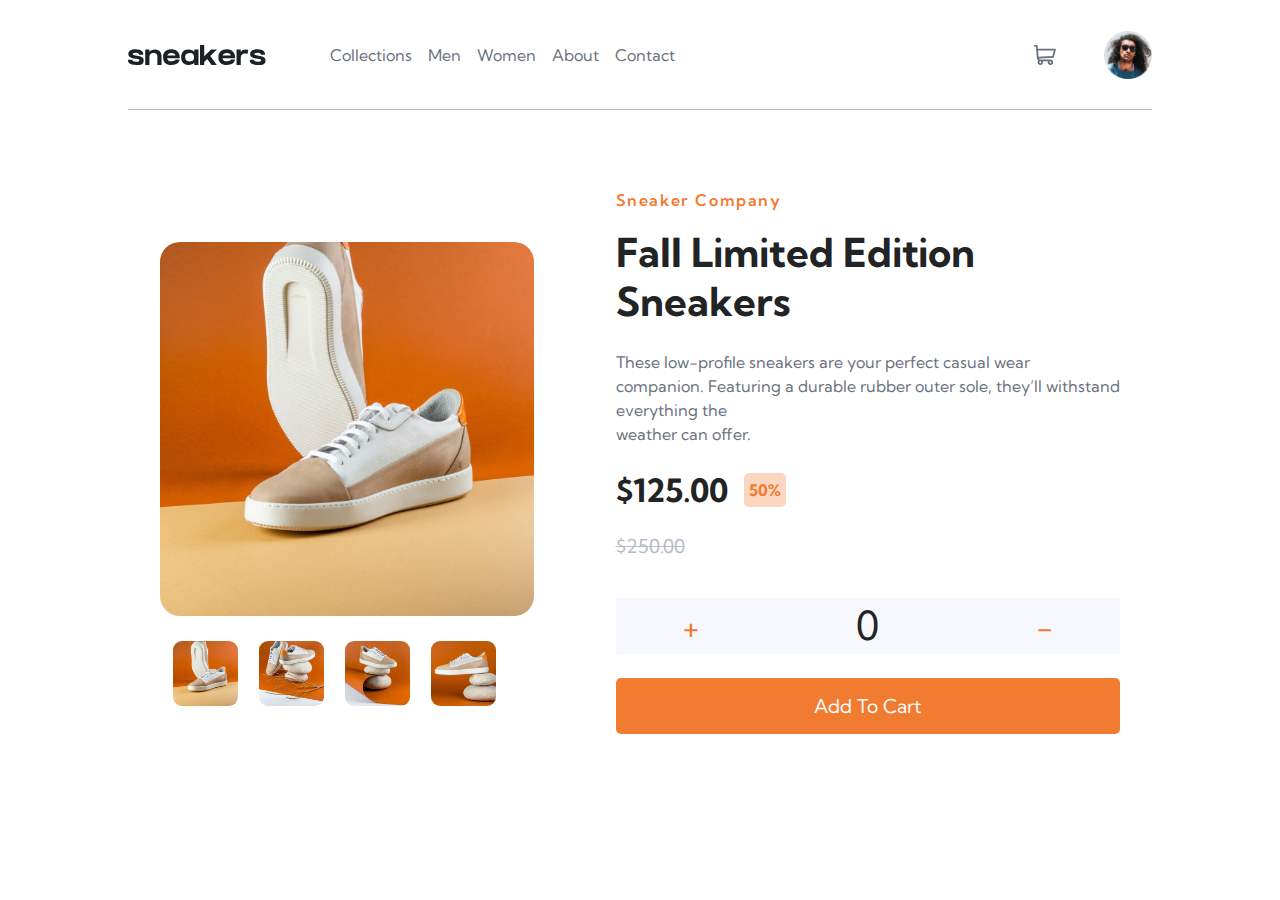
<file: index.html>
<!DOCTYPE html>
<html lang="en">
<head>
  <meta charset="UTF-8">
  <meta name="viewport" content="width=device-width, initial-scale=1.0"> <!-- displays site properly based on user's device -->

  <link rel="icon" type="image/png" sizes="32x32" href="./images/favicon-32x32.png">
  <link rel="stylesheet" href="https://use.fontawesome.com/releases/v5.15.0/css/all.css" integrity="sha384-OLYO0LymqQ+uHXELyx93kblK5YIS3B2ZfLGBmsJaUyor7CpMTBsahDHByqSuWW+q" crossorigin="anonymous">
  <link href="https://fonts.googleapis.com/css2?family=Kumbh+Sans:wght@400;700&display=swap" rel="stylesheet">
  <link rel="stylesheet" href="styles.css">
  <title>E-commerce product page</title> 
</head>
<body>
  <header>
    <nav>
      <div class="left-nav">
        <div class="menu-logo">
          <i class="fas fa-bars" id="menuBar"></i>
          <img src="images/logo.svg" alt="" class="logo">
        </div>
        
        <div class="nav-links" id="navLinks">
          <i class="fas fa-times" id="closeMenu"></i>
          <ul>
            <li><a href="#">Collections</a></li>
            <li><a href="#">Men</a></li>
            <li><a href="#">Women</a></li>
            <li><a href="#">About</a></li>
            <li><a href="#">Contact</a></li>
          </ul>
        </div>
      </div>
     
      <div class="icons">
        <img src="images/icon-cart.svg" alt="" id="cart" class="cart">
        <img src="images/image-avatar.png" alt="" class="user-icon">

        <div class="cart-content" id="cartContent">
          <div class="cart-top">
            <p>Cart</p>
            <i class="fas fa-times close-cart" id="closeCart"></i>
          </div>
          <div class="cart-middle">
            <img src="images/image-product-1-thumbnail.jpg" alt="" class="cart-img">
            <div class="middle-text">
              <p>Autumn Limited Edition...</p>
              <p>$125.00 &#215; </p>
            </div>
            <img src="images/icon-delete.svg" alt="" class="cart-delete">
          </div>

          <button class="cart-btn" id="cartBtn">Checkout</button>
        </div>
      </div> 
     
      </nav>

      <div class="content">
              <!-- modal -->
        <div class="modal-container" id="modalContainer"> 
          <div class="modal" id="modal">
            <i class="fas fa-times close-btn" id="closeModal"></i>
            <img src="images/image-product-1.jpg" alt="" id="modalImg" class="modal-img">
          </div>
          <div class="thumbnails" id="thumbnailsM">
            <img src="images/image-product-1.jpg" id= "thumb1M" alt="">
            <img src="images/image-product-2.jpg" id= "thumb2M" alt="">
            <img src="images/image-product-3.jpg" id= "thumb3M" alt="">
            <img src="images/image-product-4.jpg" id= "thumb4M" alt="">
          </div>
        </div>
        <div class="content-left">
          <img src="images/image-product-1.jpg" alt="" id="mainImgMobile" class= "main-img">
          <div class="thumbnails" id="thumbnails">
            <img src="images/image-product-1.jpg" id= "thumb1" alt="">
            <img src="images/image-product-2.jpg" id= "thumb2" alt="">
            <img src="images/image-product-3.jpg" id= "thumb3" alt="">
            <img src="images/image-product-4.jpg" id= "thumb4" alt="">
          </div>
          <div class="prev-btn" id="btnPrev" >
              <img src="images/icon-previous.svg" alt="" class="prev" id="prev">
          </div>
          <div class="next-btn" id="btnNext" >
              <img src="images/icon-next.svg" alt="" class="next" id="next">
          </div>
        </div>
        
        <div class="content-text">             
          <p class="content-title">Sneaker Company</p>
          <h1>Fall Limited Edition <br> Sneakers</h1>
          <p>These low-profile sneakers are your perfect casual wear companion. Featuring a 
            durable rubber outer sole, they’ll withstand everything the <br>weather can offer.
          </p>
          <div class="percent">
            <div class="percent-left">
              <h1>$125.00</h1>
              <p>50%</p>  
            </div>

            <p class="line-through">$250.00</p>

          </div>
          
          <div class="buttons">
            <div class="plus-minus">
              <p class = "plus">+</p>
              <p class= "number">0</p>
              <p class="minus">-</p>
            </div>
            <button class= "btn">Add To Cart</button>
          </div> 
        </div>
      </div>
        
</header>



  
  
  

  

  <script src="app.js"></script>
</body>
</html>
</file>
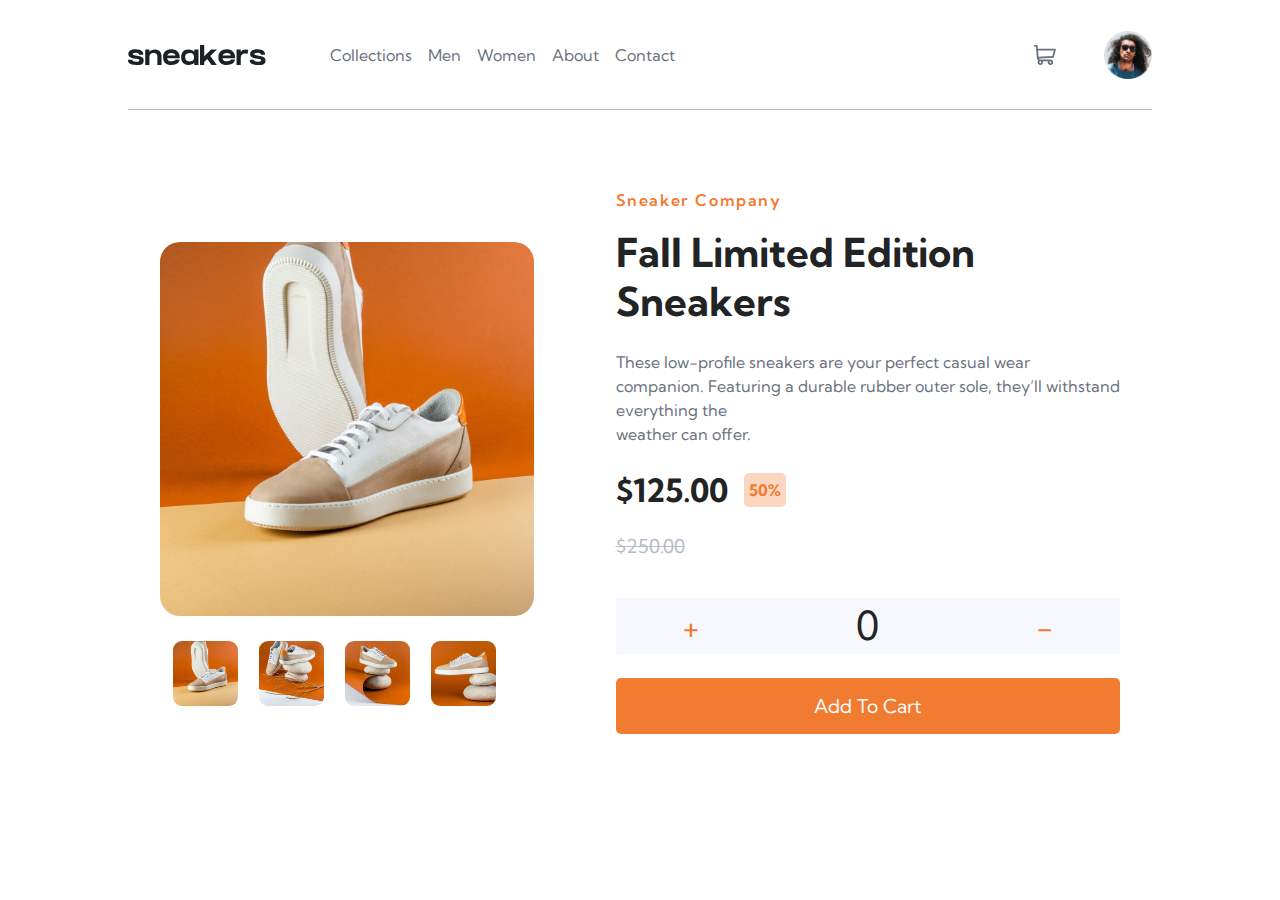
<file: test/index.html>
<!DOCTYPE html>
<html lang="en">
<head>
    <meta charset="UTF-8">
    <meta http-equiv="X-UA-Compatible" content="IE=edge">
    <meta name="viewport" content="width=device-width, initial-scale=1.0">
    <link rel="stylesheet" href="https://use.fontawesome.com/releases/v5.15.0/css/all.css" integrity="sha384-OLYO0LymqQ+uHXELyx93kblK5YIS3B2ZfLGBmsJaUyor7CpMTBsahDHByqSuWW+q" crossorigin="anonymous">
    <link href="https://fonts.googleapis.com/css2?family=Kumbh+Sans:wght@400;700&display=swap" rel="stylesheet">
    <link rel="stylesheet" href="test.css">
    <title>Test Project</title>
</head>
<body>
    <header>
        <nav>
          <div class="left-nav">
            <div class="menu-logo">
              <i class="fas fa-bars" id="menuBar"></i>
              <img src="images/logo.svg" alt="" class="logo">
            </div>
            
            <div class="nav-links" id="navLinks">
              <i class="fas fa-times" id="closeMenu"></i>
              <ul>
                <li><a href="#">Collections</a></li>
                <li><a href="#">Men</a></li>
                <li><a href="#">Women</a></li>
                <li><a href="#">About</a></li>
                <li><a href="#">Contact</a></li>
              </ul>
            </div>
          </div>
         
          <div class="icons">
            <img src="images/icon-cart.svg" alt="" id="cart" class="cart">
            <img src="images/image-avatar.png" alt="" class="user-icon">
          </div> 
         
          </nav>

          <div class="content">
                  <!-- modal -->
            <div class="modal-container" id="modalContainer"> 
              <div class="modal" id="modal">
                <i class="fas fa-times close-btn" id="closeModal"></i>
                <img src="images/image-product-1.jpg" alt="" id="modalImg" class="modal-img">
              </div>
              <div class="thumbnails" id="thumbnailsM">
                <img src="images/image-product-1.jpg" id= "thumb1M" alt="">
                <img src="images/image-product-2.jpg" id= "thumb2M" alt="">
                <img src="images/image-product-3.jpg" id= "thumb3M" alt="">
                <img src="images/image-product-4.jpg" id= "thumb4M" alt="">
              </div>
            </div>
            <div class="content-left">
              <img src="images/image-product-1.jpg" alt="" id="mainImgMobile" class= "main-img">
              <div class="thumbnails" id="thumbnails">
                <img src="images/image-product-1.jpg" id= "thumb1" alt="">
                <img src="images/image-product-2.jpg" id= "thumb2" alt="">
                <img src="images/image-product-3.jpg" id= "thumb3" alt="">
                <img src="images/image-product-4.jpg" id= "thumb4" alt="">
              </div>
              <div class="prev-btn" id="btnPrev" >
                  <img src="images/icon-previous.svg" alt="" class="prev" id="prev">
              </div>
              <div class="next-btn" id="btnNext" >
                  <img src="images/icon-next.svg" alt="" class="next" id="next">
              </div>
            </div>
            
            <div class="content-text">             
              <p class="content-title">Sneaker Company</p>
              <h1>Fall Limited Edition <br> Sneakers</h1>
              <p>These low-profile sneakers are your perfect casual wear companion. Featuring a 
                durable rubber outer sole, they’ll withstand everything the <br>weather can offer.
              </p>
              <div class="percent">
                <div class="percent-left">
                  <h1>$125.00</h1>
                  <p>50%</p>  
                </div>

                <p class="line-through">$250.00</p>

              </div>
              
              <div class="buttons">
                <div class="plus-minus">
                  <p class = "plus">+</p>
                  <p class= "number">0</p>
                  <p class="minus">-</p>
                </div>
                <button class= "btn">Add To Cart</button>
              </div> 
            </div>
          </div>
            
    </header>
    

    <script src="test.js"></script>
</body>
</html>
</file>
<file: styles.css>
*{
    margin: 0;
    padding: 0;
    box-sizing: border-box;
    font-family: 'Kumbh Sans', sans-serif;
}

:root{
    --Very-dark-blue: #1d2025;
    --Dark-grayish-blue: #68707d;
    --Grayish-blue: #b6bcc8;
    --White: #ffffff;
    --Black-opacity-light-box : hsl(0, 0%, 0%, .75);
    --a-color-blue: #3e52a3; 
    --orange-color: #f17b30;
    --orange-color-opacity: hsl(23, 87%, 57%, .75);
    --light-blue-buttons: #f7f8fd;
    --dark-font-color:#212325;
    --orange-color-opacity: hsl(23, 87%, 57%, .3);


}

header{
    width: 100%;
    min-height: 100vh;
    background: var(--white);
    padding: 0 10%;
    
}

nav{
    width: 100%;
    display: flex;
    align-items: center;
    justify-content: space-between;
    padding: 3% 0;
    border-bottom: 1px solid var(--Grayish-blue);
}
.left-nav{
    display: flex;
    align-items: center;
    
}
.menu-logo{
   display: flex;
   align-items: center;
   justify-content: space-between;
   margin-right: 3rem;
 
}
.left-nav .fa-bars{
    display: none;
    
}

.nav-links .fa-times {
    display: none;
}
.nav-links ul{
    display: flex;
}
.nav-links ul li{
    list-style: none;
    margin-left: 1rem;
}
.nav-links ul li a{
    text-decoration: none;
    font-size: 1rem;
    color: var(--Dark-grayish-blue);
}

.icons{
    display: flex;
    align-items: center;
}
.cart{
    cursor: pointer;
    margin-right: 3rem;
}
.user-icon{
    width: 3rem;
    cursor: pointer;
}

/* cart content */
.cart-content{
    opacity: 0; 
    pointer-events: none;
    position: absolute;
    width: clamp(370px, 25%, 30%);
    min-height: 30vh;
    background: var(--White);
    top: 11%;
    right: 5%;
    border-radius: 20px;
    border: 1px solid var(--Grayish-blue);
    padding: 1rem 1.5rem 0 1.5rem;
}

.show-cart{
    opacity: 1;
    pointer-events: auto;
}
.cart-top{
    width: 100%;
    display: flex;
    align-items: center;
    justify-content: space-between;
    border-bottom: 1px solid var(--Grayish-blue);
    padding: .5rem 0;
}
.cart-top p{
    font-size: 1.1rem;
    color: var(--dark-font-color);
}
.close-cart{
    font-size: 1.5rem;
    color: var(--dark-font-color);
    cursor: pointer;
}
.cart-middle{
    display: flex;
    align-items: center;
    justify-content: space-between;
    margin: 1rem 0;
    
}
.cart-middle .cart-img{
    width: 20%;
    border-radius: 5px;
    margin-right: 2rem;
}
.middle-text p{
    font-size: 1rem;
    padding-bottom: .3rem;
    margin-right: 2rem;
    color: var(--Dark-grayish-blue);
}

.cart-delete{
    width: 8%;
    cursor: pointer;
    margin-right: 0;
}

.cart-btn{
   width: 100%;
   padding: .7rem 0;
   background: var(--orange-color);
   color: var(--White);
   font-size: 1rem;
   border: 0;
   outline: 0;
   border-radius: 5px;
   cursor: pointer;
}


/* content */

.content{
    max-width: 100%;
    height: 70vh;
    display: flex;
    margin-top: 6%;
    justify-content: space-between;
    /* background-color: pink; */
}


.main-img{
    width: 100%;
    border-radius: 20px;
    cursor: pointer;
}
.content-left{
    width: 75%;
    margin-left: 2rem;
    display: flex;
    flex-direction: column;
    justify-content: center;
    /* background: yellow; */
}
.thumbnails{
    width: 100%;
    display: flex;
    margin: 1.5rem 12px;
    gap: 5%;
}
.thumbnails img{
    width: 18%;
    border: 1px solid transparent;
    border-radius: 10px;
    cursor: pointer;
}
.thumbnails img:hover{
    border: 2px solid var(--orange-color);
}

.prev-btn, .next-btn{
    display: none;
}


/* modal */
.modal-container {
    opacity: 0; 
    pointer-events: none;
    width: 100vw;
    height: 100vh;
    position: absolute;
    top: 0;
    left: 0;
    background: var(--Black-opacity-light-box);
    display: flex;
    flex-direction: column;
    align-items: center;
    justify-content: center;
    
}

.modal{
    width: 35%;
    height: auto;
    margin-bottom: .8rem;
    position: relative;
}
.close-btn{
    display: inline-block;
    position: absolute;
    top: -2.3rem;
    right: 0;
    font-size: 1.8rem;
    color: var(--White);
    cursor: pointer;
}
.close-modal{
    opacity: 1; 
    pointer-events: all;
    
}
.modal-img{
    width: 100%;
    border-radius: 20px;
}
.modal-container .thumbnails{
    width: 40%;
    display: flex;
    align-items: center;
    justify-content: center;
    gap: 5%;

}
.modal-container .thumbnails img{
    width: 15%;
    border: 1px solid transparent;
    border-radius: 10px;
    cursor: pointer;
}
.thumbnails img:hover{
    border: 2px solid var(--orange-color);
}

.content-text{
    max-width: 50%;
    margin-left: 8%;
    margin-right: 2rem;
}
.content-text .content-title{
    font-size: 1rem;
    font-weight: 600;
    letter-spacing: .1rem;
    color: var(--orange-color);
    margin: 1rem 0;
}
.content-text h1{
    font-size: 2.5rem;
    color: var(--dark-font-color);
    margin-bottom: 1.5rem;
}
.content-text p{
    font-size: 1rem;
    color: var(--Dark-grayish-blue);
    line-height: 1.5rem;
    margin-bottom: 1.5rem;
}
.percent{
    display: flex;
    flex-direction: column;
    justify-content: space-around;   
}
.percent-left{
    display: flex;
    align-items: center;
}
.percent-left h1{
    font-size: 2rem;
    margin-right: 1rem;
    color: var(--dark-font-color);
}
.percent-left p{
    font-size: 1rem;
    font-weight: bold;
    color: var(--orange-color);
    padding: 5px;
    border-radius: 5px;
    background: var(--orange-color-opacity);
}
.percent .line-through {
    font-size: 1.2rem;
    color: var(--Grayish-blue);
    text-decoration: line-through;
}

.buttons{
    margin-top: 1rem;
    flex-direction: column;
}

.plus-minus{
    width: 100%;
    display: flex;
    align-items: center;
    justify-content: space-between;
    

}
.plus-minus .plus, .plus-minus .minus{
    flex-basis: 30%;
    background: var(--light-blue-buttons);
    padding: 1rem 0;
    font-size: 2rem;
    color: var(--orange-color);
    display: flex;
    align-items: center;
    justify-content: center;
    cursor: pointer;
}

.plus-minus .number {
    flex-basis: 40%;
    background: var(--light-blue-buttons);
    padding: 1rem 0;
    font-size: 2.5rem;
    color: var(--dark-font-color);
    display: flex;
    align-items: center;
    justify-content: center;
}
.btn{
    width: 100%;
    font-size: 1.2rem;
    color: var(--White);
    padding: 1rem 0;
    margin-bottom: 1rem; 
    background: var(--orange-color);
    border: none;
    border-radius: 5px;
    outline: none;
    cursor: pointer;

}






@media only screen and (max-width: 1000px){
    .modal-container{
        display: none;
    }
    
    header {
        padding: 0;
        min-height: 100vh;
    }
    nav{
        display: flex;
        align-items: center;
        justify-content: space-between;
        border-bottom: 1px solid var(--dark-font-color);
        padding: 2% 5%;
        position: fixed;
        top: 0;
        right: 0;
        z-index: 10;
        max-width: 100%;
        background: var(--White);
        max-height: 8vh;
    }
    .left-nav{
        display: flex;
        align-items: center;
        
    }
    .menu-logo{
       display: flex;
       align-items: center;
       justify-content: space-between;
     
    }
    .left-nav .fa-bars{
        display: block;
        padding-right: 20px;
        cursor: pointer;
        font-size: 1.5rem;
        color: var(--Dark-grayish-blue);
    }
    
    
    .nav-links{
        position: absolute;
        top: 0;
        left: -70vw;
        width: 70vw;
        height: 100vh;
        background-color: var(--dark-font-color);
        transition: .3s;
    }
    .show-menu{
        left: 0;
    }
    
    .left-nav .fa-times{
        display: block;
        position: absolute;
        top: 20px;
        left: 35px;
        cursor: pointer;
        font-size: 1.5rem;
        color: var(--White);
    }
    .nav-links ul{
        display: flex;
        flex-direction: column;
        margin-top: 50px;
    }
    .nav-links ul li{
        padding: 20px ;
        list-style: none;
    }
    .nav-links ul li a{
        color: var(--White);
        text-decoration: none;
    }
    .icons{
        display: flex;
        align-items: center;
    }
    
    .icons .cart{
        width: 22px;  
        margin-right: 1rem;
        cursor: pointer;
    }
    .icons .user-icon{
        width: 40px;
        cursor: pointer;

    }
    /* Cart content */

    .cart-content{
        
        width: clamp(90vw, 25%, 500px);
        min-height: 30vh;
        background: var(--White);
        top: 8vh;
        right: 5%;
        border-radius: 20px;
        border: 0;
        padding: 1rem 1.5rem 0 1.5rem;
    }
    .cart-btn{
        margin-bottom: .5rem;
    }


    /* content section */

    .content{
        margin: 6.7vh 0 0 0;
        max-width: 100%;
        height: 90vh;
        flex-direction: column;
    }
    .content-left{
        width: 100%;
        margin-left: 0;
    }
    
    .content-left .main-img{
        width: 100%;
        position: relative;
        border-radius: 0;
    }
    .thumbnails{
        display: none;
    }
    .prev-btn{
        width: 3rem;
        height: 3rem;
        display: flex;
        align-items: center;
        justify-content: center;
        position: absolute;
        top: 50%;
        transform: translateY(-50%);
        left: 1.5rem;
        border-radius: 50%;
        cursor: pointer;
        background: var(--White);
        transition: .3s;
    }
    .prev-btn:hover{
        left: 3%;
    }
    .next-btn:hover{
        right: 3%;
    }
    .next-btn{
        width: 3rem;
        height: 3rem;
        display: flex;
        align-items: center;
        justify-content: center;
        position: absolute;
        top: 50%;
        transform: translateY(-50%);
        right: 1.5rem;
        border-radius: 50%;
        cursor: pointer;
        background: var(--White);
        transition: .3s;

    }

    .content-text{
        max-width: 100%;
        margin-left: 0;
        padding: 1rem 5%;
        margin-right: 0;
    }
    .content-text .content-title{
        font-size: 1rem;
        font-weight: 600;
        letter-spacing: .1rem;
        color: var(--orange-color);
        margin-bottom: 1rem;
    }
    .content-text h1{
        font-size: 2.1rem;
        color: var(--dark-font-color);
        margin-bottom: 1.5rem;
    }
    .content-text p{
        font-size: 1.2rem;
        color: var(--Dark-grayish-blue);
        line-height: 1.7rem;
        margin-bottom: 1.5rem;
    }
    .percent{
        display: flex;
        flex-direction: row;
        justify-content: space-between;   
    }
    .percent-left{
        display: flex;
        align-items: center;
    }
    .percent-left h1{
        font-size: 2.1rem;
        margin-right: 1rem;
        color: var(--dark-font-color);
    }
    .percent-left p{
        font-size: 1rem;
        font-weight: bold;
        color: var(--orange-color);
        padding: 5px;
        border-radius: 5px;
        background: var(--orange-color-opacity);
    }
    .percent .line-through {
        font-size: 1.5rem;
        color: var(--Grayish-blue);
        text-decoration: line-through;
    }
    .buttons{
        margin-top: 1rem;
        flex-direction: column;
    }

    .plus-minus{
        width: 100%;
        display: flex;
        align-items: center;
        justify-content: space-between;
        

    }
   .plus-minus .plus, .plus-minus .minus{
        flex-basis: 30%;
        background: var(--light-blue-buttons);
        padding: 1rem 0;
        font-size: 2rem;
        color: var(--orange-color);
        display: flex;
        align-items: center;
        justify-content: center;
        cursor: pointer;
    }

    .plus-minus .number {
        flex-basis: 40%;
        background: var(--light-blue-buttons);
        padding: 1rem 0;
        font-size: 2.5rem;
        color: var(--dark-font-color);
        display: flex;
        align-items: center;
        justify-content: center;
        cursor: pointer;
    }
    .btn{
        width: 100%;
        font-size: 1.2rem;
        color: var(--White);
        padding: 1rem 0;
        margin-bottom: 1rem; 
        background: var(--orange-color);
        border: none;
        border-radius: 5px;
        outline: none;

    }


}
</file>
<file: test/test.css>
*{
    margin: 0;
    padding: 0;
    box-sizing: border-box;
    font-family: 'Kumbh Sans', sans-serif;
}

:root{
    --Very-dark-blue: #1d2025;
    --Dark-grayish-blue: #68707d;
    --Grayish-blue: #b6bcc8;
    --White: #ffffff;
    --Black-opacity-light-box : hsl(0, 0%, 0%, .75);
    --a-color-blue: #3e52a3; 
    --orange-color: #f17b30;
    --light-blue-buttons: #f7f8fd;
    --dark-font-color:#212325;
    --orange-color-opacity: hsl(23, 87%, 57%, .3);


}

header{
    width: 100%;
    min-height: 100vh;
    background: var(--white);
    padding: 0 10%;
    
}

nav{
    width: 100%;
    display: flex;
    align-items: center;
    justify-content: space-between;
    padding: 3% 0;
    border-bottom: 1px solid var(--Grayish-blue);
}
.left-nav{
    display: flex;
    align-items: center;
    
}
.menu-logo{
   display: flex;
   align-items: center;
   justify-content: space-between;
   margin-right: 3rem;
 
}
.left-nav .fa-bars{
    display: none;
    
}

.nav-links .fa-times {
    display: none;
}
.nav-links ul{
    display: flex;
}
.nav-links ul li{
    list-style: none;
    margin-left: 1rem;
}
.nav-links ul li a{
    text-decoration: none;
    font-size: 1rem;
    color: var(--Dark-grayish-blue);
}

.icons{
    display: flex;
    align-items: center;
}
.cart{
    cursor: pointer;
    margin-right: 3rem;
}
.user-icon{
    width: 3rem;
    cursor: pointer;
}

/* content */

.content{
    max-width: 100%;
    height: 70vh;
    display: flex;
    margin-top: 6%;
    justify-content: space-between;
    /* background-color: pink; */
}


.main-img{
    width: 100%;
    border-radius: 20px;
    cursor: pointer;
}
.content-left{
    width: 75%;
    margin-left: 2rem;
    display: flex;
    flex-direction: column;
    justify-content: center;
    /* background: yellow; */
}
.thumbnails{
    width: 100%;
    display: flex;
    margin: 1.5rem 12px;
    gap: 5%;
}
.thumbnails img{
    width: 18%;
    border: 1px solid transparent;
    border-radius: 10px;
    cursor: pointer;
}
.thumbnails img:hover{
    border: 2px solid var(--orange-color);
}

.prev-btn, .next-btn{
    display: none;
}


/* modal */
.modal-container {
    opacity: 0; 
    pointer-events: none;
    width: 100vw;
    height: 100vh;
    position: absolute;
    top: 0;
    left: 0;
    background: var(--Black-opacity-light-box);
    display: flex;
    flex-direction: column;
    align-items: center;
    justify-content: center;
    
}

.modal{
    width: 35%;
    height: auto;
    margin-bottom: .8rem;
    position: relative;
}
.close-btn{
    display: inline-block;
    position: absolute;
    top: -2.3rem;
    right: 0;
    font-size: 1.8rem;
    color: var(--White);
    cursor: pointer;
}
.close-modal{
    opacity: 1; 
    pointer-events: all;
    
}
.modal-img{
    width: 100%;
    border-radius: 20px;
}
.modal-container .thumbnails{
    width: 40%;
    display: flex;
    align-items: center;
    justify-content: center;
    gap: 5%;

}
.modal-container .thumbnails img{
    width: 15%;
    border: 1px solid transparent;
    border-radius: 10px;
    cursor: pointer;
}
.thumbnails img:hover{
    border: 2px solid var(--orange-color);
}

.content-text{
    max-width: 50%;
    margin-left: 8%;
    margin-right: 2rem;
}
.content-text .content-title{
    font-size: 1rem;
    font-weight: 600;
    letter-spacing: .1rem;
    color: var(--orange-color);
    margin: 1rem 0;
}
.content-text h1{
    font-size: 2.5rem;
    color: var(--dark-font-color);
    margin-bottom: 1.5rem;
}
.content-text p{
    font-size: 1rem;
    color: var(--Dark-grayish-blue);
    line-height: 1.5rem;
    margin-bottom: 1.5rem;
}
.percent{
    display: flex;
    flex-direction: column;
    justify-content: space-around;   
}
.percent-left{
    display: flex;
    align-items: center;
}
.percent-left h1{
    font-size: 2rem;
    margin-right: 1rem;
    color: var(--dark-font-color);
}
.percent-left p{
    font-size: 1rem;
    font-weight: bold;
    color: var(--orange-color);
    padding: 5px;
    border-radius: 5px;
    background: var(--orange-color-opacity);
}
.percent .line-through {
    font-size: 1.2rem;
    color: var(--Grayish-blue);
    text-decoration: line-through;
}

.buttons{
    margin-top: 1rem;
    flex-direction: column;
}

.plus-minus{
    width: 100%;
    display: flex;
    align-items: center;
    justify-content: space-between;
    

}
.plus-minus .plus, .plus-minus .minus{
    flex-basis: 30%;
    background: var(--light-blue-buttons);
    padding: 1rem 0;
    font-size: 2rem;
    color: var(--orange-color);
    display: flex;
    align-items: center;
    justify-content: center;
    cursor: pointer;
}

.plus-minus .number {
    flex-basis: 40%;
    background: var(--light-blue-buttons);
    padding: 1rem 0;
    font-size: 2.5rem;
    color: var(--dark-font-color);
    display: flex;
    align-items: center;
    justify-content: center;
}
.btn{
    width: 100%;
    font-size: 1.2rem;
    color: var(--White);
    padding: 1rem 0;
    margin-bottom: 1rem; 
    background: var(--orange-color);
    border: none;
    border-radius: 5px;
    outline: none;
    cursor: pointer;

}






@media only screen and (max-width: 1000px){
    header {
        padding: 0;
        min-height: 100vh;
    }
    nav{
        display: flex;
        align-items: center;
        justify-content: space-between;
        border-bottom: 1px solid var(--dark-font-color);
        padding: 2% 5%;
        position: fixed;
        top: 0;
        left: 0;
        z-index: 10;
        width: 100%;
        background: var(--White);
        max-height: 8vh;
    }
    .left-nav{
        display: flex;
        align-items: center;
        
    }
    .menu-logo{
       display: flex;
       align-items: center;
       justify-content: space-between;
     
    }
    .left-nav .fa-bars{
        display: block;
        padding-right: 20px;
        cursor: pointer;
        font-size: 1.5rem;
        color: var(--Dark-grayish-blue);
    }
    
    
    .nav-links{
        position: absolute;
        top: 0;
        left: -50vw;
        width: 50vw;
        height: 100vh;
        background-color: var(--dark-font-color);
        transition: .3s;
    }
    .show-menu{
        left: 0;
    }
    
    .left-nav .fa-times{
        display: block;
        position: absolute;
        top: 20px;
        left: 20px;
        cursor: pointer;
        font-size: 1.5rem;
        color: var(--White);
    }
    .nav-links ul{
        display: flex;
        flex-direction: column;
        margin-top: 50px;
    }
    .nav-links ul li{
        padding: 20px ;
        list-style: none;
    }
    .nav-links ul li a{
        color: var(--White);
        text-decoration: none;
    }
    .icons{
        display: flex;
        align-items: center;
    }
    
    .icons .cart{
        width: 22px;  
        margin-right: 1rem;
        cursor: pointer;
    }
    .icons .user-icon{
        width: 40px;
        cursor: pointer;

    }

    /* content section */

    .content{
        margin: 7.5vh 0 0 0;
        max-width: 100%;
        height: 90vh;
        flex-direction: column;
    }
    .content-left{
        width: 100%;
        margin-left: 0;
    }
    
    .content-left .main-img{
        width: 100%;
        position: relative;
        border-radius: 0;
    }
    .thumbnails{
        display: none;
    }
    .prev-btn{
        width: 3rem;
        height: 3rem;
        display: flex;
        align-items: center;
        justify-content: center;
        position: absolute;
        top: 50%;
        transform: translateY(-50%);
        left: 1.5rem;
        border-radius: 50%;
        cursor: pointer;
        background: var(--White);
        transition: .3s;
    }
    .prev-btn:hover{
        left: 3%;
    }
    .next-btn:hover{
        right: 3%;
    }
    .next-btn{
        width: 3rem;
        height: 3rem;
        display: flex;
        align-items: center;
        justify-content: center;
        position: absolute;
        top: 50%;
        transform: translateY(-50%);
        right: 1.5rem;
        border-radius: 50%;
        cursor: pointer;
        background: var(--White);
        transition: .3s;

    }

    .content-text{
        max-width: 100%;
        margin-left: 0;
        padding: 1rem 5%;
        margin-right: 0;
    }
    .content-text .content-title{
        font-size: 1rem;
        font-weight: 600;
        letter-spacing: .1rem;
        color: var(--orange-color);
        margin-bottom: 1rem;
    }
    .content-text h1{
        font-size: 2.1rem;
        color: var(--dark-font-color);
        margin-bottom: 1.5rem;
    }
    .content-text p{
        font-size: 1.2rem;
        color: var(--Dark-grayish-blue);
        line-height: 1.7rem;
        margin-bottom: 1.5rem;
    }
    .percent{
        display: flex;
        flex-direction: row;
        justify-content: space-between;   
    }
    .percent-left{
        display: flex;
        align-items: center;
    }
    .percent-left h1{
        font-size: 2.1rem;
        margin-right: 1rem;
        color: var(--dark-font-color);
    }
    .percent-left p{
        font-size: 1rem;
        font-weight: bold;
        color: var(--orange-color);
        padding: 5px;
        border-radius: 5px;
        background: var(--orange-color-opacity);
    }
    .percent .line-through {
        font-size: 1.5rem;
        color: var(--Grayish-blue);
        text-decoration: line-through;
    }
    .buttons{
        margin-top: 1rem;
        flex-direction: column;
    }

    .plus-minus{
        width: 100%;
        display: flex;
        align-items: center;
        justify-content: space-between;
        

    }
   .plus-minus .plus, .plus-minus .minus{
        flex-basis: 30%;
        background: var(--light-blue-buttons);
        padding: 1rem 0;
        font-size: 2rem;
        color: var(--orange-color);
        display: flex;
        align-items: center;
        justify-content: center;
        cursor: pointer;
    }

    .plus-minus .number {
        flex-basis: 40%;
        background: var(--light-blue-buttons);
        padding: 1rem 0;
        font-size: 2.5rem;
        color: var(--dark-font-color);
        display: flex;
        align-items: center;
        justify-content: center;
        cursor: pointer;
    }
    .btn{
        width: 100%;
        font-size: 1.2rem;
        color: var(--White);
        padding: 1rem 0;
        margin-bottom: 1rem; 
        background: var(--orange-color);
        border: none;
        border-radius: 5px;
        outline: none;

    }


}
</file>
